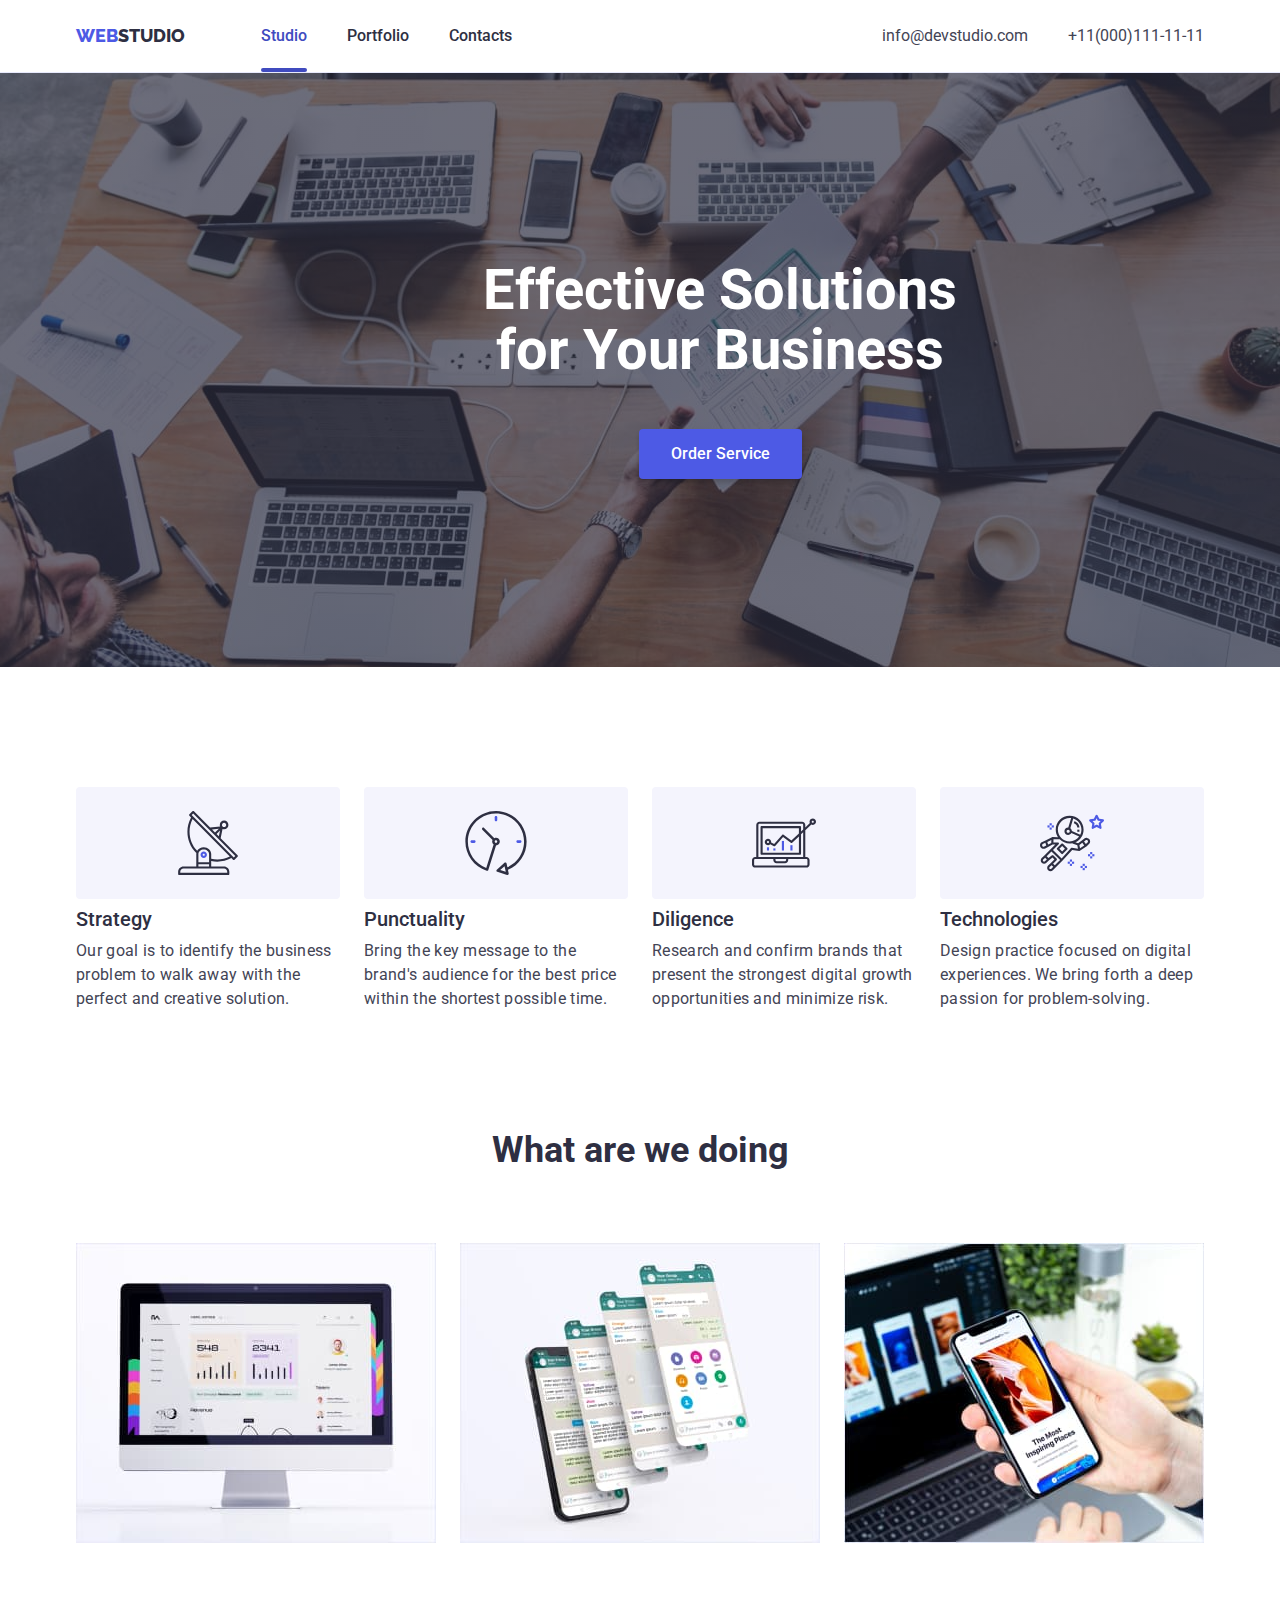
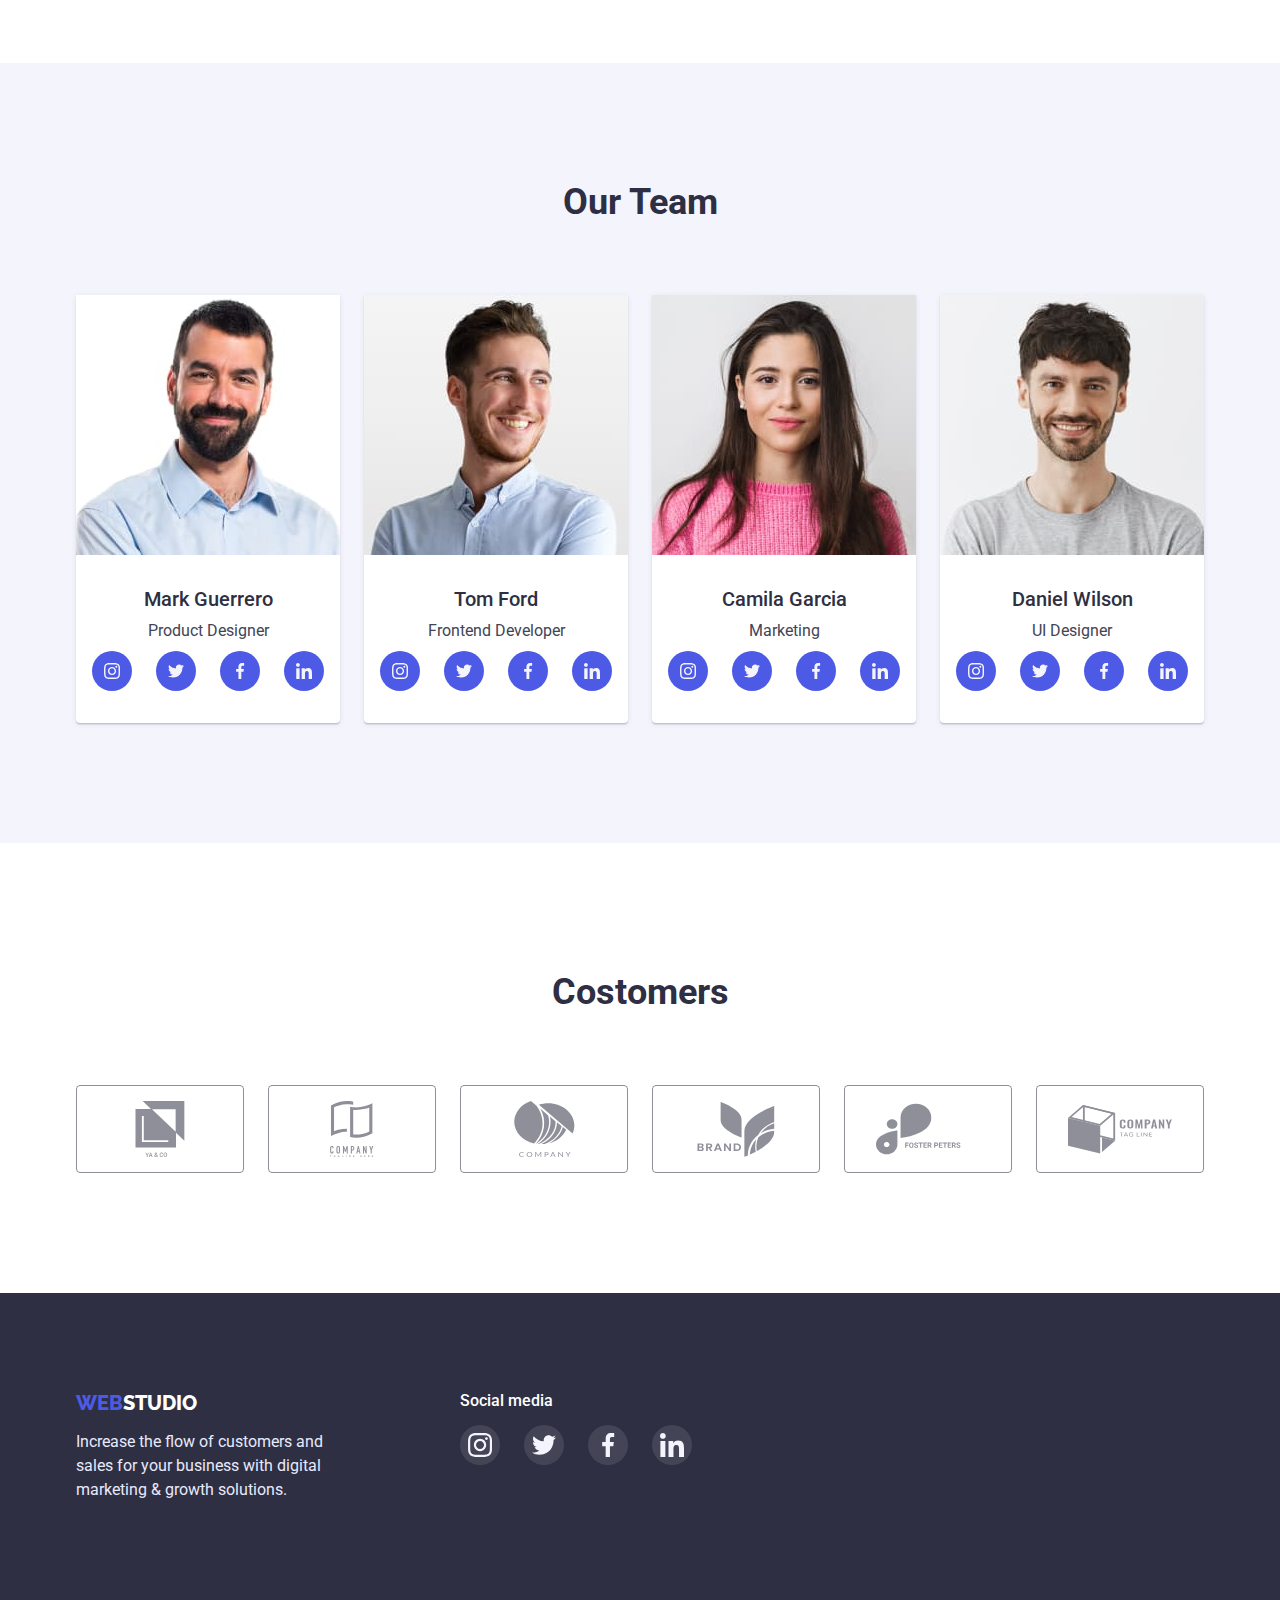
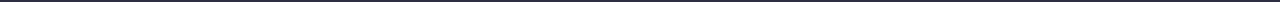
<file: index.html>
<!DOCTYPE html>
<html lang="en">
  <head>
    <meta charset="UTF-8" />
    <meta http-equiv="X-UA-Compatible" content="IE=edge" />
    <meta name="viewport" content="width=device-width, initial-scale=1.0" />
    <link rel="preconnect" href="https://fonts.googleapis.com" />
    <link rel="preconnect" href="https://fonts.gstatic.com" crossorigin />
    <link
      href="https://fonts.googleapis.com/css2?family=Raleway:wght@800&family=Roboto:wght@400;500;700;900&display=swap"
      rel="stylesheet"
    />
    <title>WebStudio</title>
    <link
      rel="stylesheet"
      href="https://cdnjs.cloudflare.com/ajax/libs/modern-normalize/1.0.0/modern-normalize.min.css"
    />
    <link rel="stylesheet" href="./css/styles.css" />
  </head>
  <body>
    <header class="header-menu">
      <div class="container header-container">
        <nav class="menu">
          <a href="#" class="logo"
            >Web<span class="logo-studio">Studio</span>
          </a>
          <ul class="menu-list">
            <li class="menu-item">
              <a href="#" class="current menu-link">Studio</a>
            </li>
            <li class="menu-item">
              <a href="portfolio.html" class="menu-link">Portfolio</a>
            </li>
            <li class="menu-item">
              <a href="contacts.html" class="menu-link">Contacts</a>
            </li>
          </ul>
        </nav>
        <ul class="contacts-list">
          <li class="contacts-item">
            <a href="mailto:info@devstudio.com" class="contacts-link"
              >info@devstudio.com</a
            >
          </li>
          <li class="contacts-item">
            <a href="tel:+11(000)111-11-11" class="contacts-link"
              >+11(000)111-11-11</a
            >
          </li>
        </ul>
      </div>
    </header>
    <main>
      <section class="hero">
        <div class="container">
          <h1 class="hero-title">Effective Solutions for Your Business</h1>
          <button class="order" type="button" data-modal-open>
            Order Service
          </button>
        </div>
      </section>

      <section class="advantages">
        <div class="container">
          <h2 class="visually-hidden">Advantages of the studio</h2>
          <ul class="advantages-list">
            <li class="advantages-item">
              <div class="icons">
                <svg class="svg-use">
                  <use href="./images/icons.svg#icon-antenna"></use>
                </svg>
              </div>
              <h3 class="advantages-title">Strategy</h3>
              <p class="advantages-description">
                Our goal is to identify the business problem to walk away with
                the perfect and creative solution.
              </p>
            </li>
            <li class="advantages-item">
              <div class="icons">
                <svg class="svg-use">
                  <use href="./images/icons.svg#icon-clock"></use>
                </svg>
              </div>
              <h3 class="advantages-title">Punctuality</h3>
              <p class="advantages-description">
                Bring the key message to the brand's audience for the best price
                within the shortest possible time.
              </p>
            </li>
            <li class="advantages-item">
              <div class="icons">
                <svg class="svg-use">
                  <use href="./images/icons.svg#icon-diagram"></use>
                </svg>
              </div>
              <h3 class="advantages-title">Diligence</h3>
              <p class="advantages-description">
                Research and confirm brands that present the strongest digital
                growth opportunities and minimize risk.
              </p>
            </li>
            <li class="advantages-item">
              <div class="icons">
                <svg class="svg-use">
                  <use href="./images/icons.svg#icon-astronaut"></use>
                </svg>
              </div>
              <h3 class="advantages-title">Technologies</h3>
              <p class="advantages-description">
                Design practice focused on digital experiences. We bring forth a
                deep passion for problem-solving.
              </p>
            </li>
          </ul>
        </div>
      </section>

      <section class="services">
        <div class="container">
          <h2 class="services-title">What are we doing</h2>
          <ul class="services-list">
            <li class="services-item">
              <img src="./images/screen.jpg" alt="screen" width="360" />
            </li>
            <li class="services-item">
              <img
                src="./images/appmobile.jpg"
                alt="app to mobile"
                width="360"
              />
            </li>
            <li class="services-item">
              <img src="./images/mobile.jpg" alt="mobile in hand" width="360" />
            </li>
          </ul>
        </div>
      </section>

      <section class="team">
        <div class="container">
          <h2 class="services-title">Our Team</h2>
          <ul class="team-list">
            <li class="team-item">
              <img src="./images/mark.jpg" alt="Mark Guerrero " width="264" />
              <div class="team-card">
                <h3 class="team-name">Mark Guerrero</h3>
                <p class="team-profesion">Product Designer</p>
                <ul class="social-list">
                  <li class="social-item">
                    <a href="" class="social-link"
                      ><svg class="social-svg">
                        <use href="./images/icons.svg#icon-insta-team"></use>
                      </svg>
                    </a>
                  </li>
                  <li class="social-item">
                    <a href="" class="social-link"
                      ><svg class="social-svg">
                        <use href="./images/icons.svg#icon-twitter-team"></use>
                      </svg>
                    </a>
                  </li>
                  <li class="social-item">
                    <a href="" class="social-link"
                      ><svg class="social-svg">
                        <use href="./images/icons.svg#icon-facebook-team"></use>
                      </svg>
                    </a>
                  </li>
                  <li class="social-item">
                    <a href="" class="social-link"
                      ><svg class="social-svg">
                        <use href="./images/icons.svg#icon-linkedin-team"></use>
                      </svg>
                    </a>
                  </li>
                </ul>
              </div>
            </li>
            <li class="team-item">
              <img src="./images/tom.jpg" alt="Tom Ford" width="264" />

              <div class="team-card">
                <h3 class="team-name">Tom Ford</h3>
                <p class="team-profesion">Frontend Developer</p>
                <ul class="social-list">
                  <li class="social-item">
                    <a href="" class="social-link"
                      ><svg class="social-svg">
                        <use href="./images/icons.svg#icon-insta-team"></use>
                      </svg>
                    </a>
                  </li>
                  <li class="social-item">
                    <a href="" class="social-link"
                      ><svg class="social-svg">
                        <use href="./images/icons.svg#icon-twitter-team"></use>
                      </svg>
                    </a>
                  </li>
                  <li class="social-item">
                    <a href="" class="social-link">
                      <svg class="social-svg">
                        <use href="./images/icons.svg#icon-facebook-team"></use>
                      </svg>
                    </a>
                  </li>
                  <li class="social-item">
                    <a href="" class="social-link"
                      ><svg class="social-svg">
                        <use href="./images/icons.svg#icon-linkedin-team"></use>
                      </svg>
                    </a>
                  </li>
                </ul>
              </div>
            </li>
            <li class="team-item">
              <img src="./images/camila.jpg" alt="Camila Garcia" width="264" />
              <div class="team-card">
                <h3 class="team-name">Camila Garcia</h3>
                <p class="team-profesion">Marketing</p>
                <ul class="social-list">
                  <li class="social-item">
                    <a href="" class="social-link"
                      ><svg class="social-svg">
                        <use href="./images/icons.svg#icon-insta-team"></use>
                      </svg>
                    </a>
                  </li>
                  <li class="social-item">
                    <a href="" class="social-link"
                      ><svg class="social-svg">
                        <use href="./images/icons.svg#icon-twitter-team"></use>
                      </svg>
                    </a>
                  </li>
                  <li class="social-item">
                    <a href="" class="social-link"
                      ><svg class="social-svg">
                        <use href="./images/icons.svg#icon-facebook-team"></use>
                      </svg>
                    </a>
                  </li>
                  <li class="social-item">
                    <a href="" class="social-link"
                      ><svg class="social-svg">
                        <use href="./images/icons.svg#icon-linkedin-team"></use>
                      </svg>
                    </a>
                  </li>
                </ul>
              </div>
            </li>
            <li class="team-item">
              <img src="./images/daniel.jpg" alt="Daniel Wilson" width="270" />
              <div class="team-card">
                <h3 class="team-name">Daniel Wilson</h3>
                <p class="team-profesion">UI Designer</p>
                <ul class="social-list">
                  <li class="social-item">
                    <a href="" class="social-link"
                      ><svg class="social-svg">
                        <use href="./images/icons.svg#icon-insta-team"></use>
                      </svg>
                    </a>
                  </li>
                  <li class="social-item">
                    <a href="" class="social-link"
                      ><svg class="social-svg">
                        <use href="./images/icons.svg#icon-twitter-team"></use>
                      </svg>
                    </a>
                  </li>
                  <li class="social-item">
                    <a href="" class="social-link"
                      ><svg class="social-svg">
                        <use href="./images/icons.svg#icon-facebook-team"></use>
                      </svg>
                    </a>
                  </li>
                  <li class="social-item">
                    <a href="" class="social-link"
                      ><svg class="social-svg">
                        <use href="./images/icons.svg#icon-linkedin-team"></use>
                      </svg>
                    </a>
                  </li>
                </ul>
              </div>
            </li>
          </ul>
        </div>
      </section>
      <section class="costomers">
        <h2 class="services-title">Costomers</h2>
        <div class="container">
          <ul class="costomers-list">
            <li class="costomers-item">
              <a href="#" class="costomers-link"
                ><svg class="costomers-svg">
                  <use href="./images/icons.svg#icon-yaco"></use>
                </svg>
              </a>
            </li>
            <li class="costomers-item">
              <a href="#" class="costomers-link"
                ><svg class="costomers-svg">
                  <use href="./images/icons.svg#icon-tagline"></use>
                </svg>
              </a>
            </li>
            <li class="costomers-item">
              <a href="#" class="costomers-link">
                <svg class="costomers-svg">
                  <use href="./images/icons.svg#icon-company"></use>
                </svg>
              </a>
            </li>
            <li class="costomers-item">
              <a href="#" class="costomers-link"
                ><svg class="costomers-svg">
                  <use href="./images/icons.svg#icon-brand"></use>
                </svg>
              </a>
            </li>
            <li class="costomers-item">
              <a href="#" class="costomers-link"
                ><svg class="costomers-svg">
                  <use href="./images/icons.svg#icon-foster"></use>
                </svg>
              </a>
            </li>
            <li class="costomers-item">
              <a href="#" class="costomers-link"
                ><svg class="costomers-svg">
                  <use href="./images/icons.svg#icon-tag"></use>
                </svg>
              </a>
            </li>
          </ul>
        </div>
      </section>
    </main>

    <footer class="footer">
      <div class="container content">
        <div class="footer-container">
          <a href="#" class="footer-logo"
            >Web<span class="footer-studio">Studio</span></a
          >
          <p class="footer-text">
            Increase the flow of customers and sales for your business with
            digital marketing & growth solutions.
          </p>
        </div>
        <div class="footer-social">
          <p class="socail-media">Social media</p>
          <ul class="media-list">
            <li class="media-item">
              <a href="#" class="media-link">
                <svg class="media-icon">
                  <use href="./images/icons.svg#icon-insta-team"></use>
                </svg>
              </a>
            </li>
            <li class="media-item">
              <a href="#" class="media-link">
                <svg class="media-icon">
                  <use href="./images/icons.svg#icon-twitter-team"></use>
                </svg>
              </a>
            </li>
            <li class="media-item">
              <a href="#" class="media-link">
                <svg class="media-icon">
                  <use href="./images/icons.svg#icon-facebook-team"></use>
                </svg>
              </a>
            </li>
            <li class="media-item">
              <a href="#" class="media-link">
                <svg class="media-icon">
                  <use href="./images/icons.svg#icon-linkedin-team"></use>
                </svg>
              </a>
            </li>
          </ul>
        </div>
      </div>
    </footer>
    <div class="backdrop is-hidden" data-modal>
      <div class="modal">
        <button class="close-btn" data-modal-close>
          <svg class="close-icon">
            <use href="./images/icons.svg#icon-close"></use>
          </svg>
        </button>
      </div>
    </div>
    <script src="./js/modal.js"></script>
  </body>
</html>
</file>
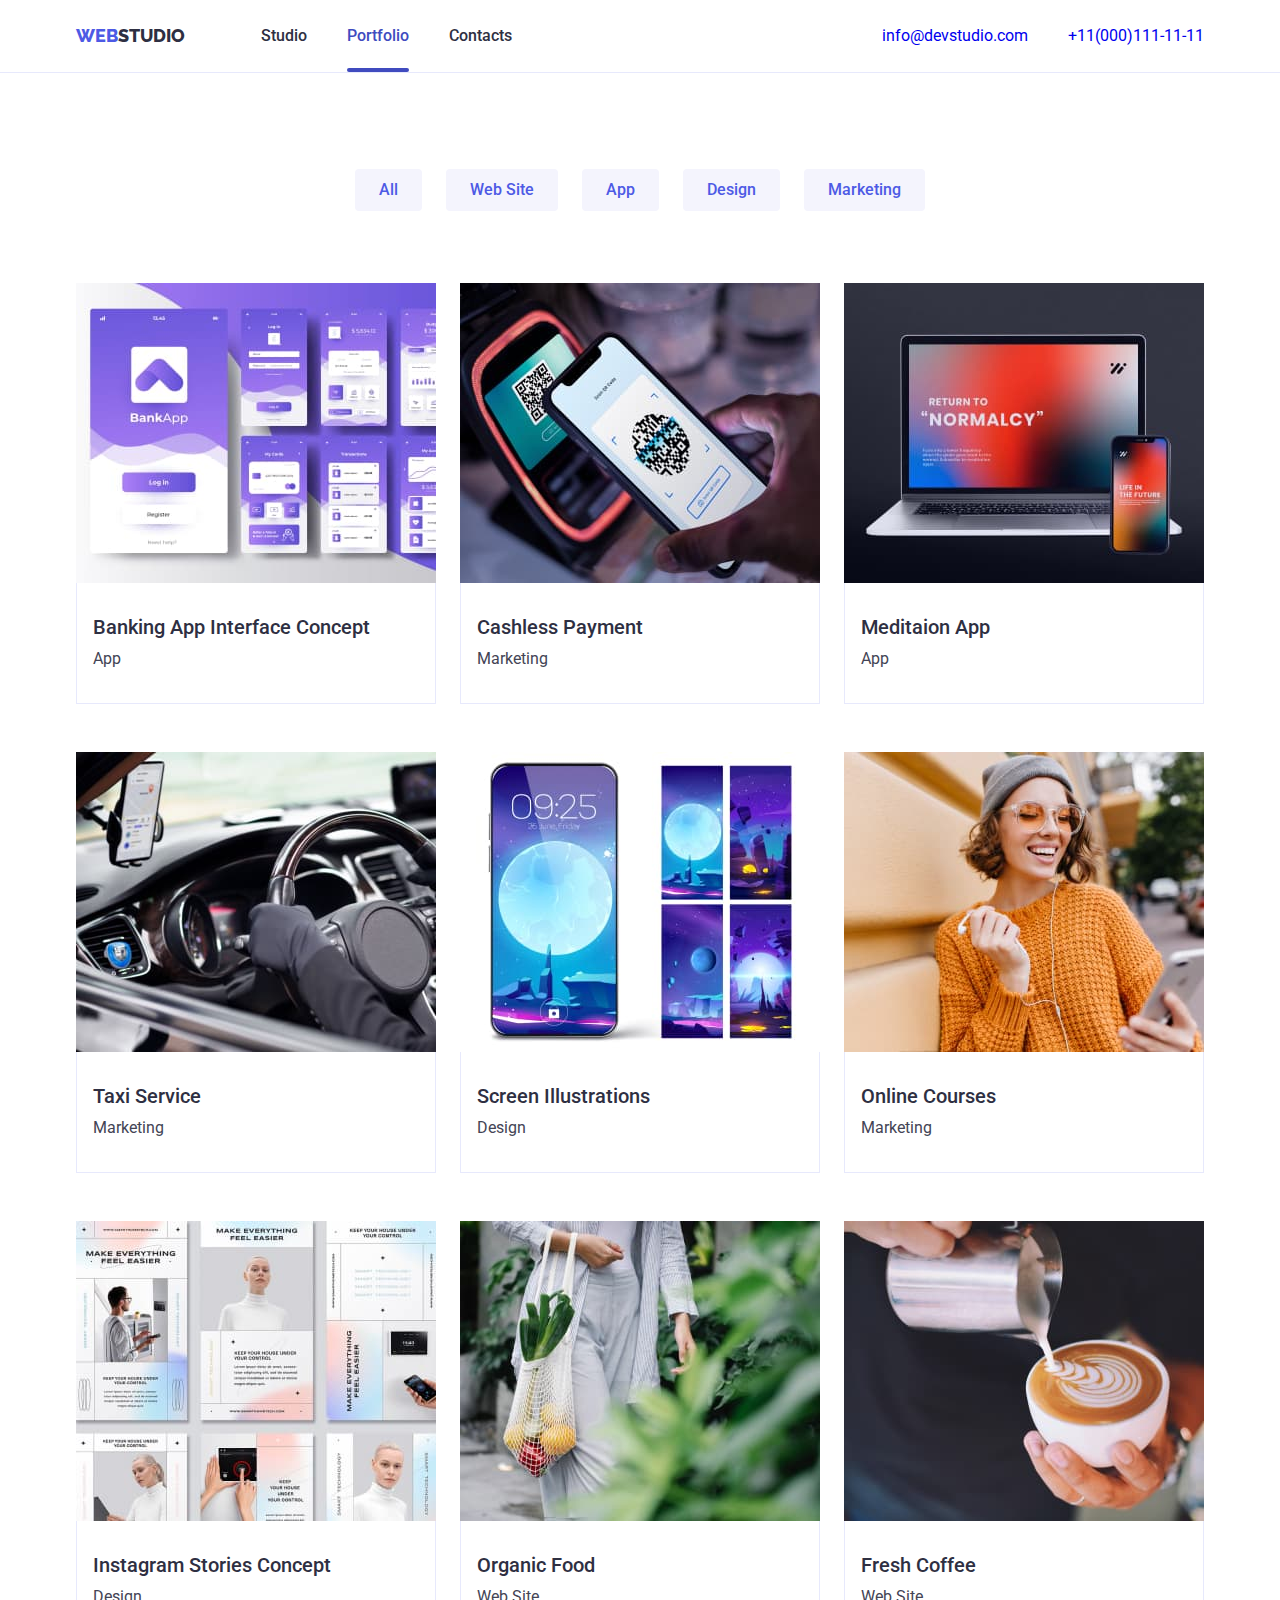
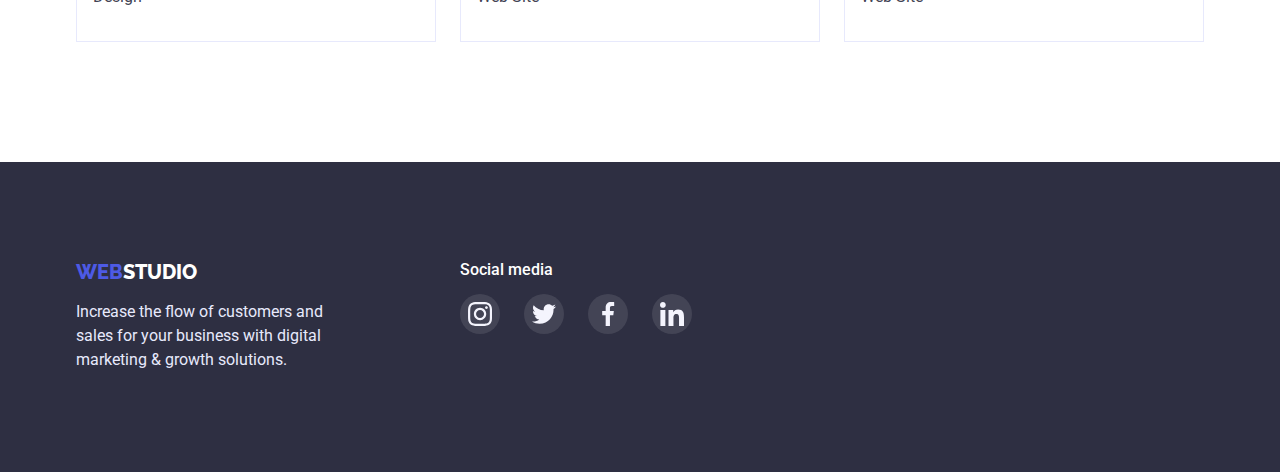
<file: portfolio.html>
<!DOCTYPE html>
<html lang="en">
  <head>
    <meta charset="UTF-8" />
    <meta http-equiv="X-UA-Compatible" content="IE=edge" />
    <meta name="viewport" content="width=device-width, initial-scale=1.0" />
    <link rel="preconnect" href="https://fonts.googleapis.com" />
    <link rel="preconnect" href="https://fonts.gstatic.com" crossorigin />
    <link
      href="https://fonts.googleapis.com/css2?family=Raleway:wght@800&family=Roboto:wght@400;500;700;900&display=swap"
      rel="stylesheet"
    />
    <title>Portfolio</title>
    <link
      rel="stylesheet"
      href="https://cdnjs.cloudflare.com/ajax/libs/modern-normalize/1.0.0/modern-normalize.min.css"
    />
    <link rel="stylesheet" href="./css/styles.css" />
  </head>
  <body>
    <header class="header-menu">
      <div class="container header-container">
        <nav class="menu">
          <a href="index.html" class="logo"
            >Web<span class="logo-studio">Studio</span>
          </a>
          <ul class="menu-list">
            <li class="menu-item">
              <a href="index.html" class="menu-link">Studio</a>
            </li>
            <li class="menu-item">
              <a href="#" class="current menu-link">Portfolio</a>
            </li>
            <li class="menu-item">
              <a href="contacts.html" class="menu-link">Contacts</a>
            </li>
          </ul>
        </nav>
        <ul class="contacts-list">
          <li class="contacts-item">
            <a href="mailto:info@devstudio.com" class="contacts-list"
              >info@devstudio.com</a
            >
          </li>
          <li class="contacts-item">
            <a href="tel:+11(000)111-11-11" class="contacts-list"
              >+11(000)111-11-11</a
            >
          </li>
        </ul>
      </div>
    </header>
    <main>
      <section class="portfolio">
        <div class="container">
          <h1 class="visually-hidden">Portfolio</h1>
          <ul class="button-list">
            <li class="button-item">
              <button type="button" class="filters">All</button>
            </li>
            <li class="button-item">
              <button type="button" class="filters">Web Site</button>
            </li>
            <li class="button-item">
              <button type="button" class="filters">App</button>
            </li>
            <li class="button-item">
              <button type="button" class="filters">Design</button>
            </li>
            <li class="button-item">
              <button type="button" class="filters">Marketing</button>
            </li>
          </ul>
          <ul class="example-list">
            <li class="example-item">
              <a href="#" class="example-element">
                <div class="example-box">
                  <img
                    src="./images/banking.jpg"
                    alt="Banking App Interface Concept"
                  />
                  <p class="example-top-text">
                    14 Stylish and User-Friendly App Design Concepts · Task
                    Manager App · Calorie Tracker App · Exotic Fruit Ecommerce
                    App · Cloud Storage App
                  </p>
                </div>
                <div class="example-container">
                  <h2 class="example-title">Banking App Interface Concept</h2>
                  <p class="example-text">App</p>
                </div></a
              >
            </li>
            <li class="example-item">
              <a href="#" class="example-element">
                <div class="example-box">
                  <img src="./images/cashless.jpg" alt="Cashless Paymen" />
                  <p class="example-top-text">
                    14 Stylish and User-Friendly App Design Concepts · Task
                    Manager App · Calorie Tracker App · Exotic Fruit Ecommerce
                    App · Cloud Storage App
                  </p>
                </div>
                <div class="example-container">
                  <h2 class="example-title">Cashless Payment</h2>
                  <p class="example-text">Marketing</p>
                </div></a
              >
            </li>
            <li class="example-item">
              <a href="#" class="example-element">
                <div class="example-box">
                  <img src="./images/maditaion.jpg" alt="Meditaion App" />
                  <p class="example-top-text">
                    14 Stylish and User-Friendly App Design Concepts · Task
                    Manager App · Calorie Tracker App · Exotic Fruit Ecommerce
                    App · Cloud Storage App
                  </p>
                </div>
                <div class="example-container">
                  <h2 class="example-title">Meditaion App</h2>
                  <p class="example-text">App</p>
                </div></a
              >
            </li>
            <li class="example-item">
              <a href="#" class="example-element">
                <div class="example-box">
                  <img src="./images/taxi.jpg" alt="Taxi Service" />
                  <p class="example-top-text">
                    14 Stylish and User-Friendly App Design Concepts · Task
                    Manager App · Calorie Tracker App · Exotic Fruit Ecommerce
                    App · Cloud Storage App
                  </p>
                </div>
                <div class="example-container">
                  <h2 class="example-title">Taxi Service</h2>
                  <p class="example-text">Marketing</p>
                </div></a
              >
            </li>
            <li class="example-item">
              <a href="#" class="example-element">
                <div class="example-box">
                  <img
                    src="./images/illustrations.jpg"
                    alt="Screen Illustrations"
                  />
                  <p class="example-top-text">
                    14 Stylish and User-Friendly App Design Concepts · Task
                    Manager App · Calorie Tracker App · Exotic Fruit Ecommerce
                    App · Cloud Storage App
                  </p>
                </div>
                <div class="example-container">
                  <h2 class="example-title">Screen Illustrations</h2>
                  <p class="example-text">Design</p>
                </div>
              </a>
            </li>
            <li class="example-item">
              <a href="#" class="example-element">
                <div class="example-box">
                  <img src="./images/courses.jpg" alt="Online Courses" />
                  <p class="example-top-text">
                    14 Stylish and User-Friendly App Design Concepts · Task
                    Manager App · Calorie Tracker App · Exotic Fruit Ecommerce
                    App · Cloud Storage App
                  </p>
                </div>
                <div class="example-container">
                  <h2 class="example-title">Online Courses</h2>
                  <p class="example-text">Marketing</p>
                </div></a
              >
            </li>
            <li class="example-item">
              <a href="#" class="example-element">
                <div class="example-box">
                  <img
                    src="./images/stories.jpg"
                    alt="Instagram Stories Concept"
                  />
                  <p class="example-top-text">
                    14 Stylish and User-Friendly App Design Concepts · Task
                    Manager App · Calorie Tracker App · Exotic Fruit Ecommerce
                    App · Cloud Storage App
                  </p>
                </div>
                <div class="example-container">
                  <h2 class="example-title">Instagram Stories Concept</h2>
                  <p class="example-text">Design</p>
                </div></a
              >
            </li>
            <li class="example-item">
              <a href="#" class="example-element">
                <div class="example-box">
                  <img src="./images/organic.jpg" alt="Organic Food" />
                  <p class="example-top-text">
                    14 Stylish and User-Friendly App Design Concepts · Task
                    Manager App · Calorie Tracker App · Exotic Fruit Ecommerce
                    App · Cloud Storage App
                  </p>
                </div>
                <div class="example-container">
                  <h2 class="example-title">Organic Food</h2>
                  <p class="example-text">Web Site</p>
                </div></a
              >
            </li>
            <li class="example-item">
              <a href="#" class="example-element">
                <div class="example-box">
                  <img src="./images/cofee.jpg" alt="Fresh Coffee" />
                  <p class="example-top-text">
                    14 Stylish and User-Friendly App Design Concepts · Task
                    Manager App · Calorie Tracker App · Exotic Fruit Ecommerce
                    App · Cloud Storage App
                  </p>
                </div>
                <div class="example-container">
                  <h2 class="example-title">Fresh Coffee</h2>
                  <p class="example-text">Web Site</p>
                </div></a
              >
            </li>
          </ul>
        </div>
      </section>
    </main>
    <footer class="footer">
      <div class="container content">
        <div class="footer-container">
          <a href="#" class="footer-logo"
            >Web<span class="footer-studio">Studio</span></a
          >
          <p class="footer-text">
            Increase the flow of customers and sales for your business with
            digital marketing & growth solutions.
          </p>
        </div>
        <div class="footer-social">
          <p class="socail-media">Social media</p>
          <ul class="media-list">
            <li class="media-item">
              <a href="#" class="media-link">
                <svg class="media-icon">
                  <use href="./images/icons.svg#icon-insta-team"></use>
                </svg>
              </a>
            </li>
            <li class="media-item">
              <a href="#" class="media-link">
                <svg class="media-icon">
                  <use href="./images/icons.svg#icon-twitter-team"></use>
                </svg>
              </a>
            </li>
            <li class="media-item">
              <a href="#" class="media-link">
                <svg class="media-icon">
                  <use href="./images/icons.svg#icon-facebook-team"></use>
                </svg>
              </a>
            </li>
            <li class="media-item">
              <a href="#" class="media-link">
                <svg class="media-icon">
                  <use href="./images/icons.svg#icon-linkedin-team"></use>
                </svg>
              </a>
            </li>
          </ul>
        </div>
      </div>
    </footer>
  </body>
</html>
</file>
<file: css/styles.css>
:root {
  --body-color: #ffffff;
  --button: #4d5ae5;
  --button-hero-active: #404bbf;
  --team-bgd-color: #f4f4fd;
  --pramery-text-color: #2e2f42;
  --second-text-color: #434455;
  --text-footer: #e7e9fc;
  --background: rgba(46, 47, 66, 0.7);
  --icons: #f4f4fd;
  --costomers-icon: #8e8f99;
}
h1,
h2,
h3,
h4,
p,
ul {
  margin: 0;
  padding: 0;
}
img {
  display: block;
  max-width: 100%;
}
html {
  box-sizing: border-box;
}
*,
*::before,
*::after {
  box-sizing: inherit;
}
body {
  font-family: "Roboto", sans-serif;
  background-color: var(--body-color);
  color: var(--pramery-text-color);
}
a {
  text-decoration: none;
}
ul {
  list-style: none;
}
.container {
  width: 1158px;
  padding-left: 15px;
  padding-right: 15px;
  margin: 0 auto;
}
.header-menu {
  padding-bottom: 24px;
  padding-top: 24px;
  border-bottom: 1px solid var(--text-footer);
}
.header-container {
  display: flex;
  align-items: center;
}
.menu {
  display: flex;
  align-items: center;
}
.menu-list {
  display: flex;
  align-items: center;
}
.menu-item:not(:last-child) {
  margin-right: 40px;
}
.contacts-list {
  display: flex;
  margin-left: auto;
}
.contacts-item:not(:last-child) {
  margin-right: 40px;
}
.logo {
  margin-right: 76px;
  font-weight: 800;
  font-family: "Raleway", sans-serif;
  text-transform: uppercase;
  font-size: 18px;
  line-height: 1.3;
  color: var(--button);
}
.logo-studio {
  color: var(--pramery-text-color);
}
.menu-item {
  font-size: 16px;
  line-height: 1.5;
  font-weight: 500;
  color: var(--pramery-text-color);
}
.menu-link {
  color: var(--pramery-text-color);
  position: relative;
  transition: color 250ms cubic-bezier(0.4, 0, 0.2, 1);
}
.current {
  color: var(--button-hero-active);
}
.current::after {
  content: "";
  position: absolute;
  width: 100%;
  height: 4px;
  left: 0px;
  top: 42px;
  background: var(--button-hero-active);
  border-radius: 2px;
}
.menu-link:hover,
.menu-link:focus {
  color: var(--button-hero-active);
}
.contacts-list {
  margin-left: auto;
}

.contacts-link {
  font-size: 16px;
  line-height: 1.5;
  color: var(--second-text-color);
  transition: color 250ms cubic-bezier(0.4, 0, 0.2, 1);
}
.contacts-link:hover,
.contacts-link:focus {
  color: var(--button-hero-active);
}
.hero {
  background-color: var(--pramery-text-color);
  padding: 188px 0;
  text-align: center;
  background: linear-gradient(to right, var(--background), var(--background)),
    url("../images/office.jpg");
  background-repeat: no-repeat;
  background-position: center;
  background-size: cover;
  width: 1440px;
  margin: 0 auto;
}
.hero-title {
  color: var(--body-color);
  font-weight: 700;
  font-size: 56px;
  line-height: 1.07;
  text-align: center;
  margin: 0 auto;
  width: 496px;
  margin-bottom: 48px;
}
.order {
  box-shadow: 0px 4px 4px rgba(0, 0, 0, 0.15);
  border-radius: 4px;
  border: none;
  font-weight: 500;
  font-family: inherit;
  cursor: pointer;
  background-color: var(--button);
  color: var(--body-color);
  font-style: normal;
  padding: 16px 32px;
  transition: color 250ms cubic-bezier(0.4, 0, 0.2, 1),
    background-color 250ms cubic-bezier(0.4, 0, 0.2, 1),
    box-shadow 250ms cubic-bezier(0.4, 0, 0.2, 1);
}
.order:hover,
.order:focus {
  background-color: var(--button-hero-active);
}
.advantages {
  padding-top: 120px;
  padding-bottom: 120px;
}
.visually-hidden {
  position: absolute;
  white-space: nowrap;
  width: 1px;
  height: 1px;
  overflow: hidden;
  border: 0;
  padding: 0;
  clip: rect(0 0 0 0);
  clip-path: inset(50%);
  margin: -1px;
}
.advantages-list {
  display: flex;
}
.advantages-item:not(:last-child) {
  margin-right: 24px;
}
.advantages-item {
  width: 264px;
}

.advantages-title {
  font-style: normal;
  font-weight: 500;
  font-size: 20px;
  line-height: 1.2;
  margin-bottom: 8px;
}

.advantages-description {
  color: var(--second-text-color);
  letter-spacing: 0.02em;
  line-height: 1.5;
}
.icons {
  width: 264px;
  height: 112px;
  background: var(--icons);
  border-radius: 4px;
  justify-content: center;
  align-items: center;
  display: flex;
  margin-bottom: 8px;
}
.svg-use {
  width: 64px;
  height: 64px;
}
.services {
  padding-bottom: 120px;
  text-align: center;
}
.services-list {
  display: flex;
}
.services-item:not(:last-child) {
  margin-right: 24px;
}
.services-title {
  font-weight: 700;
  font-size: 36px;
  line-height: 1.11;
  margin-bottom: 72px;
}
.team {
  text-align: center;

  padding: 120px 0;
  background-color: var(--team-bgd-color);
}
.team-list {
  display: flex;
}
.team-item {
  width: 264px;
  box-shadow: 0px 1px 6px rgba(46, 47, 66, 0.08),
    0px 1px 1px rgba(46, 47, 66, 0.16), 0px 2px 1px rgba(46, 47, 66, 0.08);
  border-radius: 0px 0px 4px 4px;
  background: var(--body-color);
}
.team-item:not(:last-child) {
  margin-right: 24px;
}
.team-card {
  padding: 32px 16px;
}
.team-name {
  margin-bottom: 8px;
  font-weight: 500;
  font-size: 20px;
  line-height: 1.2;
}
.team-profesion {
  color: var(--second-text-color);
  line-height: 1.5;
  margin-bottom: 8px;
}
.social-list {
  display: flex;
}
.social-item {
  width: 40px;
  height: 40px;
}
.social-item:not(:last-child) {
  margin-right: 24px;
}
.social-link {
  background-color: var(--button);
  width: 100%;
  height: 100%;
  border-radius: 50%;
  display: flex;
  justify-content: center;
  align-items: center;
  transition: background-color 250ms cubic-bezier(0.4, 0, 0.2, 1);
}
.social-link:hover {
  background-color: var(--button-hero-active);
}

.social-svg {
  width: 16px;
  height: 16px;
  transition: fill 250ms cubic-bezier(0.4, 0, 0.2, 1);
}

.costomers {
  padding-top: 130px;
  padding-bottom: 120px;
  text-align: center;
}
.costomers-list {
  display: flex;
}

.costomers-item {
  width: 168px;
  height: 88px;
}

.costomers-item:not(:last-child) {
  margin-right: 24px;
}
.costomers-link {
  width: 100%;
  height: 100%;

  display: flex;
  align-items: center;
  justify-content: center;
  border: 1px solid var(--costomers-icon);
  border-radius: 4px;
  transition: border-color 250ms cubic-bezier(0.4, 0, 0.2, 1);
}
.costomers-svg {
  width: 104px;
  height: 56px;
  fill: var(--costomers-icon);
  transition: fill 250ms cubic-bezier(0.4, 0, 0.2, 1);
}
.costomers-link:hover,
.costomers-link:focus {
  fill: var(--body-color);
  border: 1px solid var(--button-hero-active);
}
.costomers-link:hover svg,
.costomers-link:focus svg {
  fill: var(--button-hero-active);
}

.footer {
  padding: 100px 0;

  background: var(--pramery-text-color);
}
.content {
  display: flex;
}
.footer-logo {
  color: var(--button);
  font-family: "Raleway", sans-serif;
  text-transform: uppercase;
  font-size: 20px;
  font-weight: 800;
  line-height: 1.05;
}
.footer-studio {
  color: var(--body-color);
}
.footer-container {
  margin-right: 120px;
}
.footer-text {
  color: var(--text-footer);
  line-height: 1.5;
  width: 264px;
  margin-top: 16px;
}
.socail-media {
  color: var(--body-color);
  font-size: 16px;
  font-weight: 500;
  line-height: 1;
  margin-bottom: 16px;
}
.media-list {
  display: flex;
}

.media-item {
  width: 40px;
  height: 40px;
}
.media-item:not(:last-child) {
  margin-right: 24px;
}
.media-link {
  background-color: rgba(255, 255, 255, 0.1);
  width: 100%;
  height: 100%;

  border-radius: 50%;
  display: flex;
  justify-content: center;
  align-items: center;
  transition: background-color 250ms cubic-bezier(0.4, 0, 0.2, 1);
}
.media-link:hover,
.media-link:focus {
  background-color: #31d0aa;
}

.media-icon {
  width: 24px;
  height: 24px;
}
.button-list {
  display: flex;
  justify-content: center;
  margin-bottom: 72px;
}
.button-item:not(:last-child) {
  margin-right: 24px;
}
.filters {
  padding: 12px 24px;
  border: 1px solid var(--text-footer);
  border-radius: 4px;
  border: none;
  font-family: inherit;
  cursor: pointer;
  font-weight: 500;
  color: var(--button);
  background: var(--team-bgd-color);
  transition: color 250ms cubic-bezier(0.4, 0, 0.2, 1),
    background-color 250ms cubic-bezier(0.4, 0, 0.2, 1),
    box-shadow 250ms cubic-bezier(0.4, 0, 0.2, 1);
}
.filters:hover,
.filters:focus {
  background: var(--button-hero-active);
  color: var(--body-color);
  box-shadow: 0px 3px 1px rgba(0, 0, 0, 0.1), 0px 2px 1px rgba(0, 0, 0, 0.08),
    0px 2px 2px rgba(0, 0, 0, 0.12);
}
.portfolio {
  padding-top: 96px;
  padding-bottom: 120px;
}
.example-list {
  display: flex;
  flex-wrap: wrap;
  margin-left: -24px;
  margin-top: -48px;
}
.example-item {
  margin-top: 48px;
  margin-left: 24px;
}

.example-box {
  position: relative;
  overflow: hidden;
}
.example-top-text {
  background-color: var(--button);
  position: absolute;
  top: 0;
  color: var(--icons);
  line-height: 1.5;
  height: 100%;
  padding: 40px;
  transform: translateY(100%);
  transition: transform 250ms cubic-bezier(0.4, 0, 0.2, 1);
}
.example-element {
  display: block;
}
.example-element:hover,
.example-element:focus {
  box-shadow: 0px 1px 6px rgba(46, 47, 66, 0.08),
    0px 1px 1px rgba(46, 47, 66, 0.16), 0px 2px 1px rgba(46, 47, 66, 0.08);
}
.example-element {
  transition: box-shadow 250ms cubic-bezier(0.4, 0, 0.2, 1);
}
.example-element:hover .example-top-text,
.example-element:focus .example-top-text {
  transform: translateY(0);
}

.example-container {
  padding-top: 32px;
  padding-bottom: 32px;
  padding-left: 16px;
  border-bottom: 1px solid var(--text-footer);
  border-left: 1px solid var(--text-footer);
  border-right: 1px solid var(--text-footer);
}
.example-title {
  font-weight: 500;
  margin-bottom: 8px;
  font-size: 20px;
  line-height: 1.2;
  color: var(--pramery-text-color);
}
.example-text {
  line-height: 1.5;
  color: var(--second-text-color);
}
.backdrop {
  width: 100%;
  height: 100%;
  position: fixed;
  top: 0;
  transition: opacity 250ms cubic-bezier(0.4, 0, 0.2, 1),
    visibility 250ms cubic-bezier(0.4, 0, 0.2, 1);
  background: rgba(46, 47, 66, 0.4);
}
.modal {
  width: 408px;
  height: 576px;
  border-radius: 4px;
  position: absolute;
  top: 50%;
  left: 50%;
  transform: translate(-50%, -50%);

  background: #fcfcfc;
  box-shadow: 0px 1px 1px rgba(0, 0, 0, 0.14), 0px 1px 3px rgba(0, 0, 0, 0.12),
    0px 2px 1px rgba(0, 0, 0, 0.2);
}
.close-btn {
  width: 24px;
  height: 24px;
  border-radius: 50%;
  background: #e7e9fc;
  border: 1px solid rgba(0, 0, 0, 0.1);
  position: absolute;
  top: 24px;
  right: 24px;
  justify-content: center;
  align-items: center;
  display: flex;
  transition: border 250ms cubic-bezier(0.4, 0, 0.2, 1);
}
.close-icon {
  position: absolute;
  fill: #000000;
  height: 16px;
  cursor: pointer;

  width: 16px;
  transition: fill 250ms cubic-bezier(0.4, 0, 0.2, 1),
    background-color 250ms cubic-bezier(0.4, 0, 0.2, 1);
}
.close-btn:hover,
.close-btn:focus {
  background-color: var(--button-hero-active);
}
.close-btn:hover svg,
.close-btn:focus svg {
  fill: var(--body-color);
}
.is-hidden {
  z-index: -1;
  opacity: 0;
  visibility: hidden;
  pointer-events: none;
}
</file>
